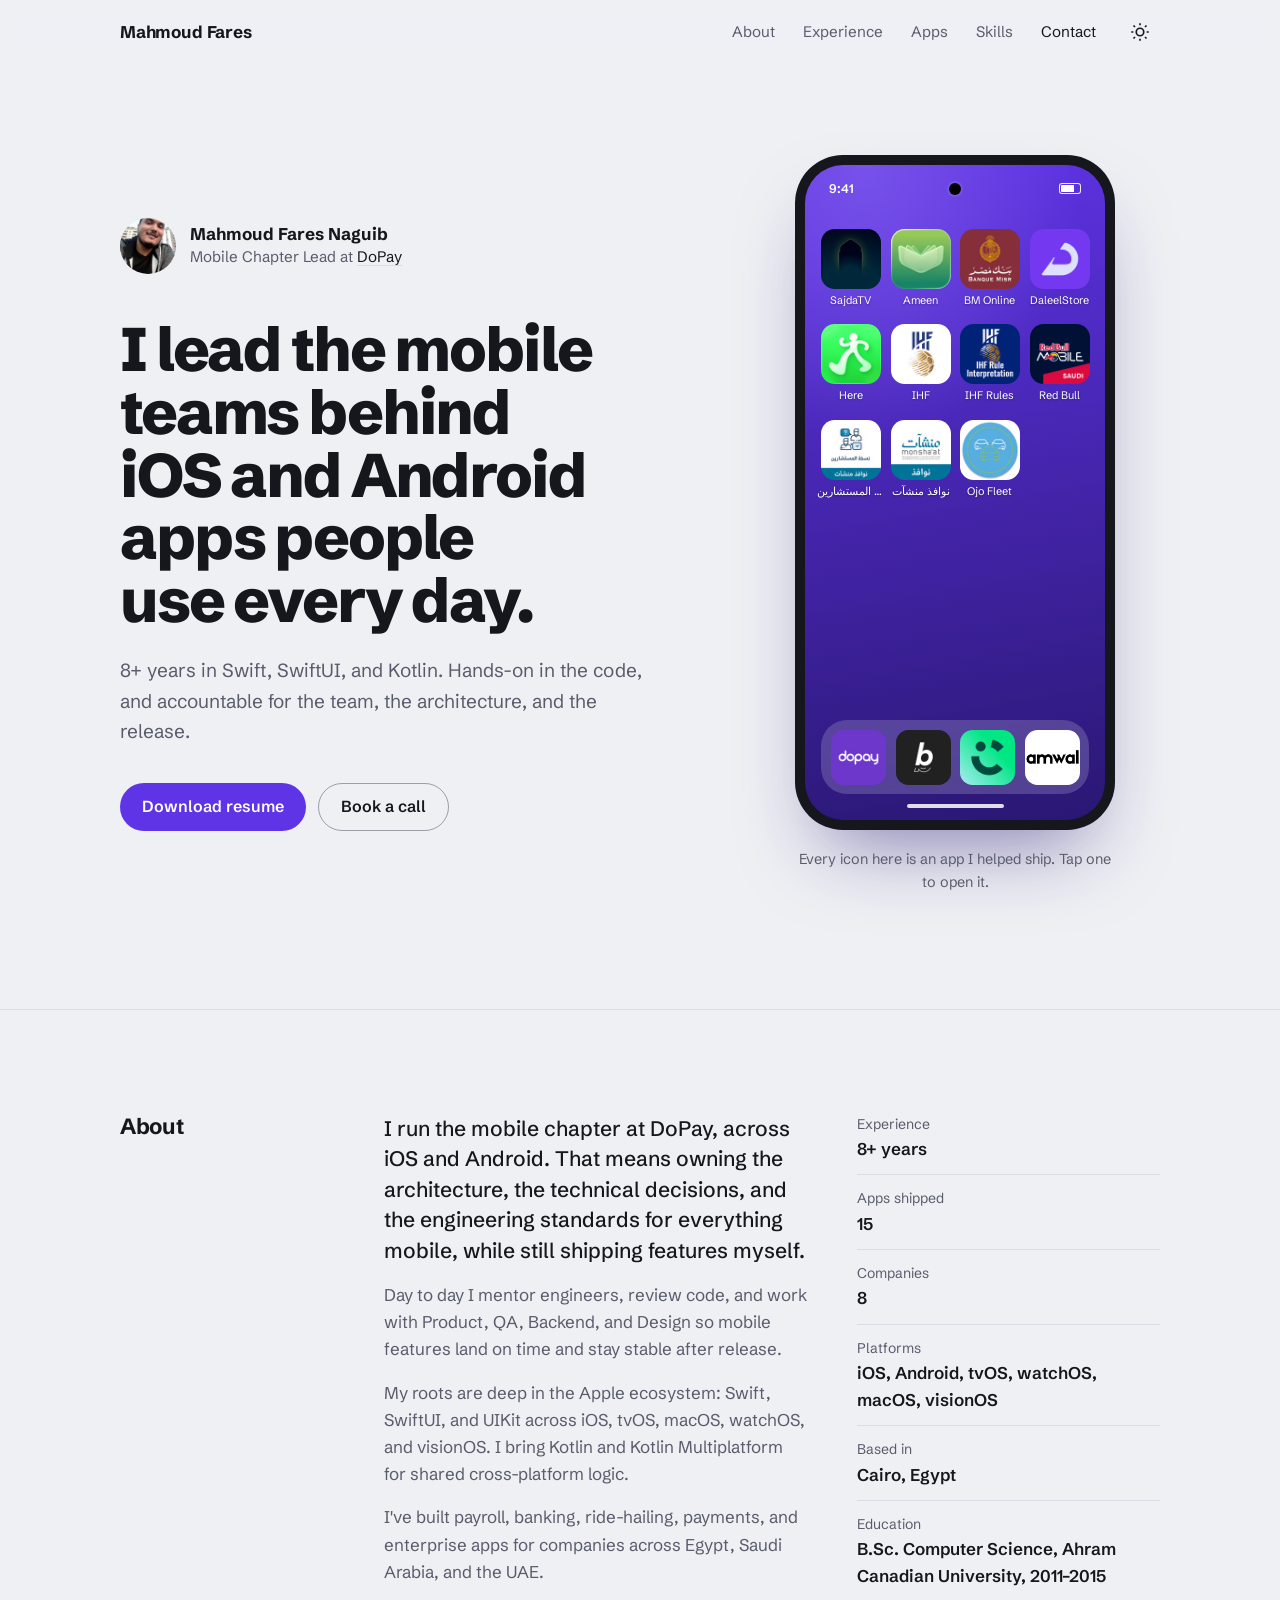
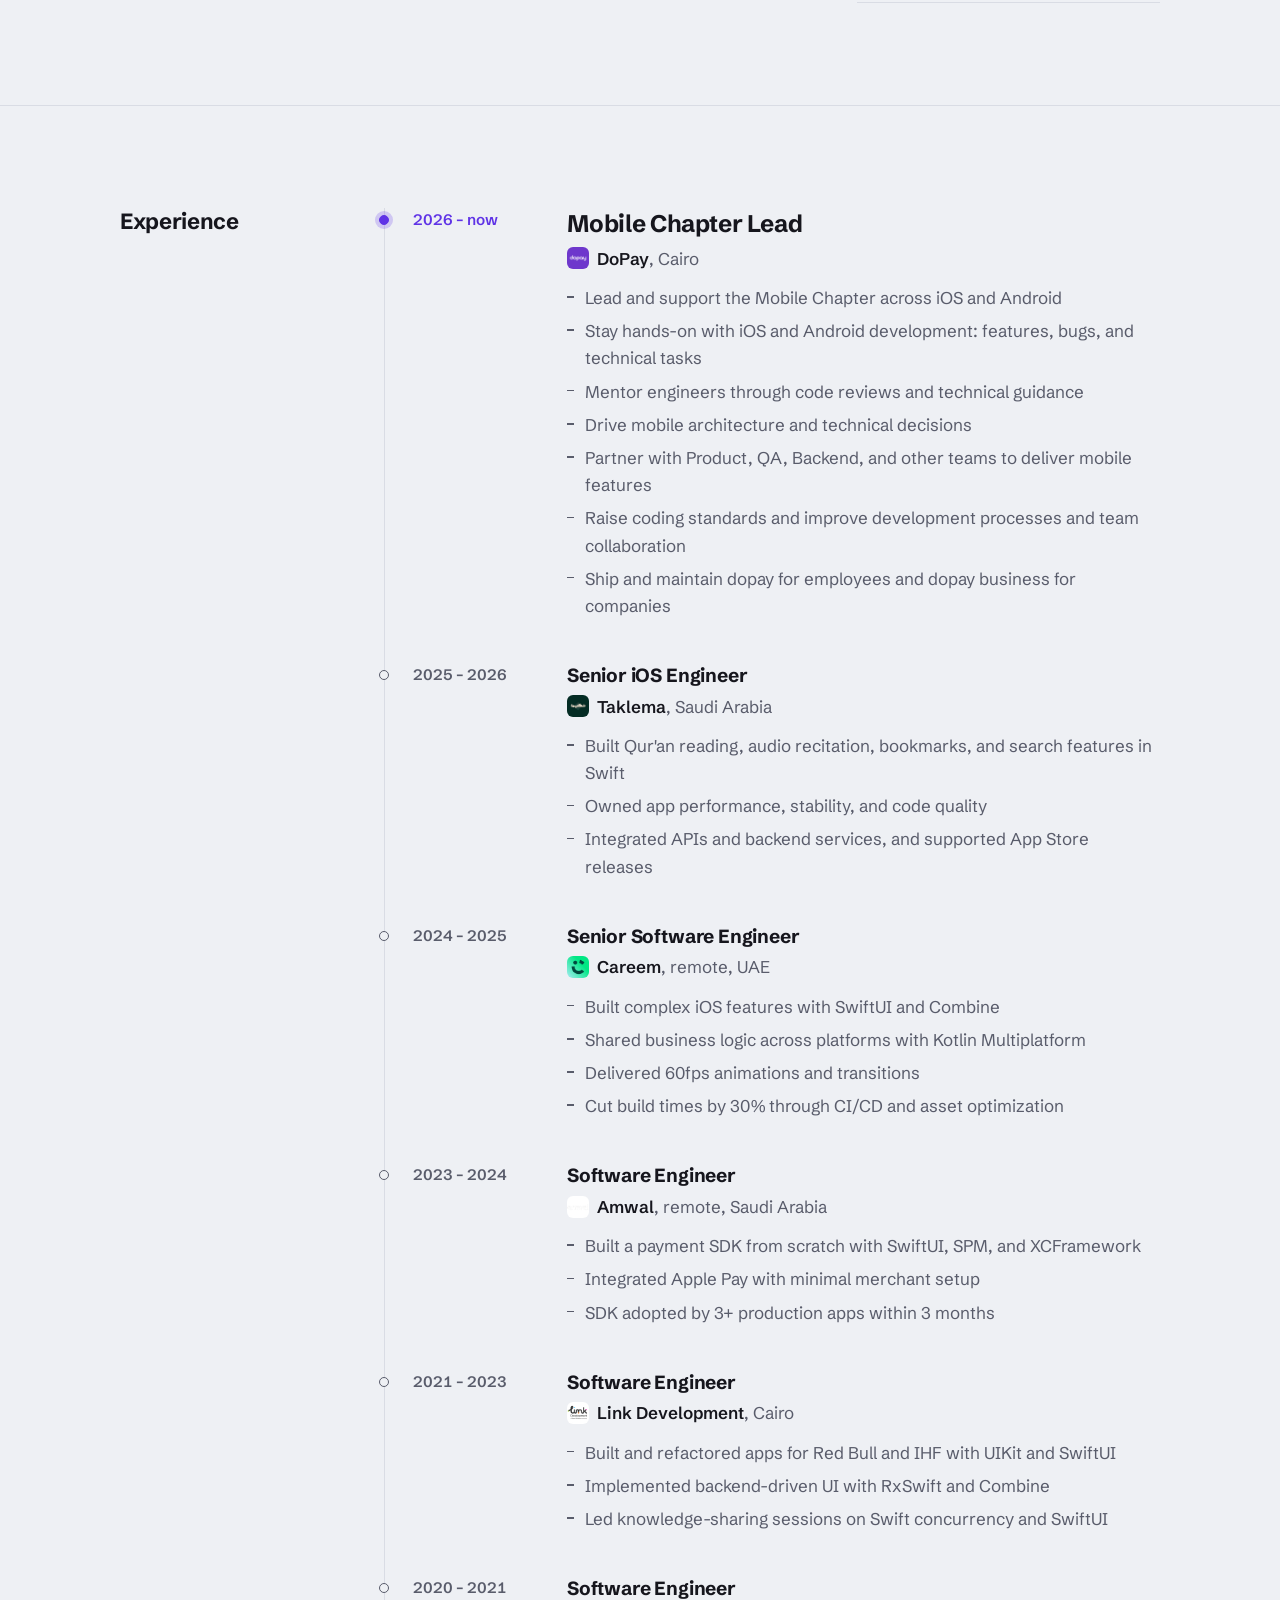
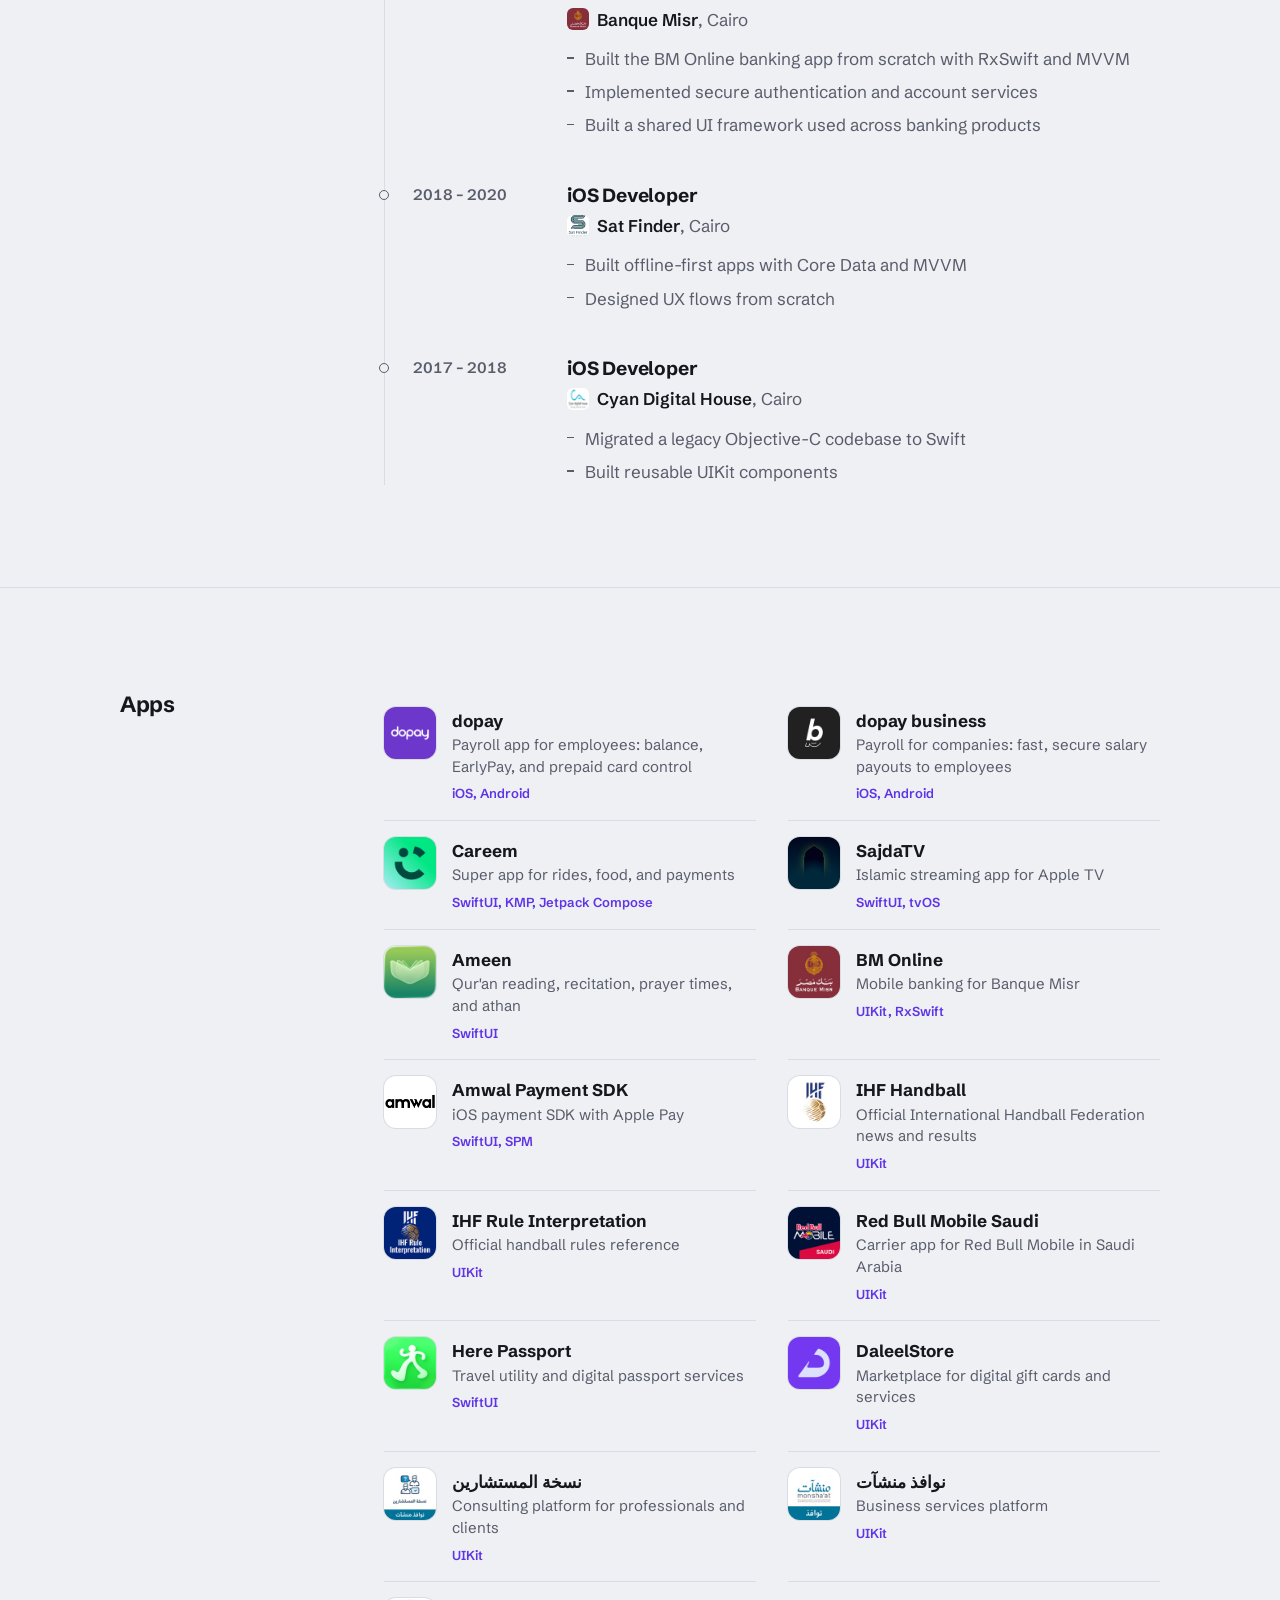
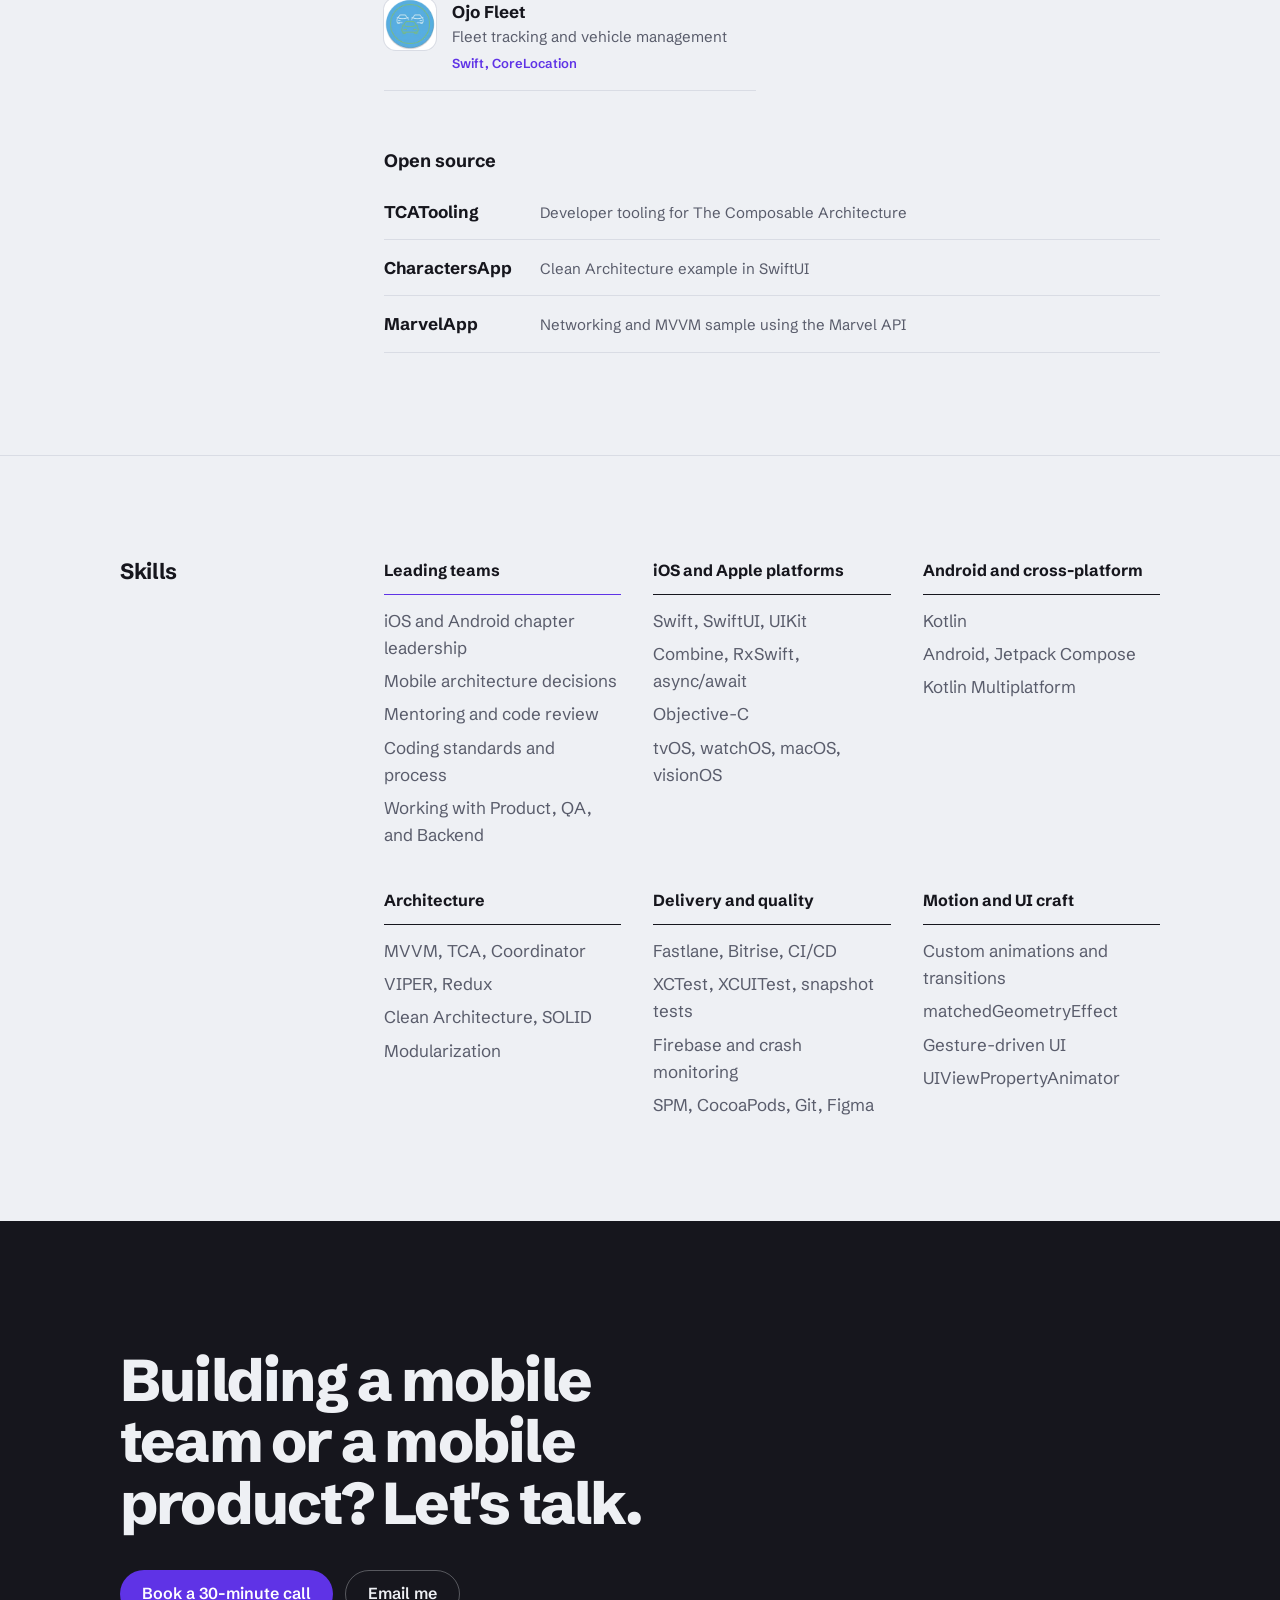
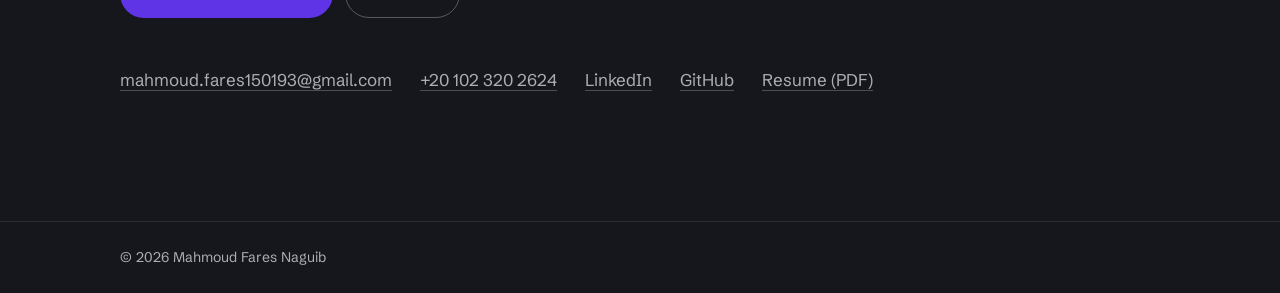
<file: index.html>
<!DOCTYPE html>
<html lang="en" data-theme="light">
<head>
  <meta charset="UTF-8">
  <meta name="viewport" content="width=device-width, initial-scale=1.0">
  <meta name="description" content="Mahmoud Fares Naguib - Mobile Chapter Lead leading iOS and Android teams, building high-performance mobile apps with scalable architecture and polished UI.">
  <meta property="og:title" content="Mahmoud Fares Naguib - Mobile Chapter Lead">
  <meta property="og:description" content="Mobile Chapter Lead with 8+ years of experience leading and building scalable, polished iOS and Android applications.">
  <meta property="og:url" content="https://mahmoudfares.is-a.dev/">
  <meta property="og:image" content="https://mahmoudfares.is-a.dev/img/og.jpg">
  <meta name="theme-color" content="#EEF0F4">
  <link rel="apple-touch-icon" href="img/apple-icon.png">
  <link rel="shortcut icon" type="image/png" href="img/favicon.png">
  <link rel="preconnect" href="https://fonts.googleapis.com">
  <link rel="preconnect" href="https://fonts.gstatic.com" crossorigin>
  <link href="https://fonts.googleapis.com/css2?family=Schibsted+Grotesk:wght@400;500;600;700;800&display=swap" rel="stylesheet">
  <script>
    try {
      var t = localStorage.getItem('theme') || (matchMedia('(prefers-color-scheme: dark)').matches ? 'dark' : 'light');
      document.documentElement.setAttribute('data-theme', t);
    } catch (e) {}
  </script>
  <link rel="stylesheet" href="style.css?v=4.4">
  <title>Mahmoud Fares Naguib - Mobile Chapter Lead</title>
</head>
<body>

  <a class="skip-link" href="#main">Skip to content</a>

  <header class="nav" id="nav">
    <div class="nav__inner">
      <a href="#top" class="nav__brand">Mahmoud Fares</a>
      <nav class="nav__links" aria-label="Sections">
        <a href="#about" class="nav__link">About</a>
        <a href="#experience" class="nav__link">Experience</a>
        <a href="#apps" class="nav__link">Apps</a>
        <a href="#skills" class="nav__link">Skills</a>
        <a href="#contact" class="nav__link">Contact</a>
      </nav>
      <div class="nav__actions">
        <button class="icon-btn" id="themeToggle" type="button" aria-label="Toggle dark mode">
          <svg class="icon-sun" viewBox="0 0 24 24" fill="none" stroke="currentColor" stroke-width="2" aria-hidden="true"><circle cx="12" cy="12" r="4.5"/><path d="M12 1.5v2.5M12 20v2.5M4.2 4.2l1.8 1.8M18 18l1.8 1.8M1.5 12H4M20 12h2.5M4.2 19.8 6 18M18 6l1.8-1.8"/></svg>
          <svg class="icon-moon" viewBox="0 0 24 24" fill="none" stroke="currentColor" stroke-width="2" aria-hidden="true"><path d="M21 12.79A9 9 0 1 1 11.21 3 7 7 0 0 0 21 12.79z"/></svg>
        </button>
        <button class="icon-btn nav__menu-btn" id="mobileToggle" type="button" aria-label="Open menu" aria-expanded="false" aria-controls="mobileMenu">
          <span></span><span></span>
        </button>
      </div>
    </div>
    <nav class="mobile-menu" id="mobileMenu" aria-label="Sections">
      <a href="#about">About</a>
      <a href="#experience">Experience</a>
      <a href="#apps">Apps</a>
      <a href="#skills">Skills</a>
      <a href="#contact">Contact</a>
    </nav>
  </header>

  <main id="main">

    <!-- Hero -->
    <section class="hero" id="top">
      <div class="wrap hero__grid">
        <div class="hero__copy">
          <div class="identity">
            <img src="img/avatar.jpg" alt="" class="identity__avatar" width="56" height="56">
            <div>
              <h1 class="identity__name">Mahmoud Fares Naguib</h1>
              <p class="identity__role">Mobile Chapter Lead at <a href="https://dopay.com" target="_blank" rel="noopener">DoPay</a></p>
            </div>
          </div>
          <p class="hero__statement">I lead the mobile teams behind iOS and Android apps people use every day.</p>
          <p class="hero__sub">8+ years in Swift, SwiftUI, and Kotlin. Hands-on in the code, and accountable for the team, the architecture, and the release.</p>
          <div class="hero__cta">
            <a href="files/Mahmoud_Fares_Naguib_Mobile_Lead.pdf" class="btn btn--primary" target="_blank" rel="noopener">Download resume</a>
            <a href="https://calendly.com/mahmoud-fariss9394/30min" class="btn btn--quiet" target="_blank" rel="noopener noreferrer">Book a call</a>
          </div>
        </div>

        <figure class="device">
          <div class="device__frame">
            <div class="device__screen">
              <div class="device__status" aria-hidden="true">
                <span>9:41</span>
                <span class="device__camera"></span>
                <span class="device__battery"></span>
              </div>
              <ul class="springboard">
                <li style="--i:0"><a href="https://apps.apple.com/app/sajdatv/id6759179587" target="_blank" rel="noopener noreferrer"><img src="img/apps/sajdatv.jpg" alt=""><span>SajdaTV</span></a></li>
                <li style="--i:1"><a href="https://apps.apple.com/tn/app/ameen-quran-athan-prayer/id6742055838" target="_blank" rel="noopener noreferrer"><img src="img/apps/ameen.jpg" alt=""><span>Ameen</span></a></li>
                <li style="--i:2"><a href="https://apps.apple.com/app/bm-online/id1462899730" target="_blank" rel="noopener noreferrer"><img src="img/apps/bm-online.jpg" alt=""><span>BM Online</span></a></li>
                <li style="--i:3"><a href="https://apps.apple.com/app/daleelstore/id1390260573" target="_blank" rel="noopener noreferrer"><img src="img/apps/daleelstore.jpg" alt=""><span>DaleelStore</span></a></li>
                <li style="--i:4"><a href="https://apps.apple.com/app/here-passport/id6517348112" target="_blank" rel="noopener noreferrer"><img src="img/apps/here-passport.jpg" alt=""><span>Here</span></a></li>
                <li style="--i:5"><a href="https://apps.apple.com/us/app/ihf-handball-news-results/id1488319896" target="_blank" rel="noopener noreferrer"><img src="img/apps/ihf.jpg" alt=""><span>IHF</span></a></li>
                <li style="--i:6"><a href="https://apps.apple.com/us/app/ihf-rule-interpretation/id1632201038" target="_blank" rel="noopener noreferrer"><img src="img/apps/ihf-rules.jpg" alt=""><span>IHF Rules</span></a></li>
                <li style="--i:7"><a href="https://apps.apple.com/us/app/red-bull-mobile-saudi/id1600014978" target="_blank" rel="noopener noreferrer"><img src="img/apps/redbull-mobile.jpg" alt=""><span>Red Bull</span></a></li>
                <li style="--i:8"><a href="https://apps.apple.com/app/id1490140841" target="_blank" rel="noopener noreferrer"><img src="img/apps/noskhat-almostasharin.jpg" alt=""><span lang="ar">نسخة المستشارين</span></a></li>
                <li style="--i:9"><a href="https://apps.apple.com/app/id1442601337" target="_blank" rel="noopener noreferrer"><img src="img/apps/nawafez-monshaat.jpg" alt=""><span lang="ar">نوافذ منشآت</span></a></li>
                <li style="--i:10"><a href="https://apkpure.com/ojo-fleet/com.sat_finder.ojofleet" target="_blank" rel="noopener noreferrer"><img src="img/apps/ojo-fleet.png" alt=""><span>Ojo Fleet</span></a></li>
              </ul>
              <ul class="dock">
                <li style="--i:11"><a href="https://apps.apple.com/eg/app/dopay/id6450250241" target="_blank" rel="noopener noreferrer" aria-label="dopay"><img src="img/apps/dopay.jpg" alt=""></a></li>
                <li style="--i:12"><a href="https://apps.apple.com/us/app/dopay-business/id6514314133" target="_blank" rel="noopener noreferrer" aria-label="dopay business"><img src="img/apps/dopay-business.jpg" alt=""></a></li>
                <li style="--i:13"><a href="https://apps.apple.com/app/careem/id592978487" target="_blank" rel="noopener noreferrer" aria-label="Careem"><img src="img/apps/careem.jpg" alt=""></a></li>
                <li style="--i:14"><a href="https://github.com/amwal-tech/amwal-ios-sdk" target="_blank" rel="noopener noreferrer" aria-label="Amwal Payment SDK"><img src="img/apps/amwal-sdk.png" alt=""></a></li>
              </ul>
              <span class="device__home" aria-hidden="true"></span>
            </div>
          </div>
          <figcaption>Every icon here is an app I helped ship. Tap one to open it.</figcaption>
        </figure>
      </div>
    </section>

    <!-- About -->
    <section class="section" id="about">
      <div class="wrap split">
        <h2 class="section__title">About</h2>
        <div class="about">
          <div class="prose">
            <p class="lead">I run the mobile chapter at DoPay, across iOS and Android. That means owning the architecture, the technical decisions, and the engineering standards for everything mobile, while still shipping features myself.</p>
            <p>Day to day I mentor engineers, review code, and work with Product, QA, Backend, and Design so mobile features land on time and stay stable after release.</p>
            <p>My roots are deep in the Apple ecosystem: Swift, SwiftUI, and UIKit across iOS, tvOS, macOS, watchOS, and visionOS. I bring Kotlin and Kotlin Multiplatform for shared cross-platform logic.</p>
            <p>I've built payroll, banking, ride-hailing, payments, and enterprise apps for companies across Egypt, Saudi Arabia, and the UAE.</p>
          </div>
          <dl class="facts">
            <div><dt>Experience</dt><dd>8+ years</dd></div>
            <div><dt>Apps shipped</dt><dd>15</dd></div>
            <div><dt>Companies</dt><dd>8</dd></div>
            <div><dt>Platforms</dt><dd>iOS, Android, tvOS, watchOS, macOS, visionOS</dd></div>
            <div><dt>Based in</dt><dd>Cairo, Egypt</dd></div>
            <div><dt>Education</dt><dd>B.Sc. Computer Science, Ahram Canadian University, 2011&ndash;2015</dd></div>
          </dl>
        </div>
      </div>
    </section>

    <!-- Experience -->
    <section class="section" id="experience">
      <div class="wrap split">
        <h2 class="section__title">Experience</h2>
        <ol class="roles">

          <li class="role role--current">
            <p class="role__when">2026 &ndash; now</p>
            <div class="role__body">
              <h3>Mobile Chapter Lead</h3>
              <p class="role__org"><img src="img/companies/dopay.png" alt="" width="22" height="22"><span><a href="https://dopay.com" target="_blank" rel="noopener">DoPay</a>, Cairo</span></p>
              <ul>
                <li>Lead and support the Mobile Chapter across iOS and Android</li>
                <li>Stay hands-on with iOS and Android development: features, bugs, and technical tasks</li>
                <li>Mentor engineers through code reviews and technical guidance</li>
                <li>Drive mobile architecture and technical decisions</li>
                <li>Partner with Product, QA, Backend, and other teams to deliver mobile features</li>
                <li>Raise coding standards and improve development processes and team collaboration</li>
                <li>Ship and maintain dopay for employees and dopay business for companies</li>
              </ul>
            </div>
          </li>

          <li class="role">
            <p class="role__when">2025 &ndash; 2026</p>
            <div class="role__body">
              <h3>Senior iOS Engineer</h3>
              <p class="role__org"><img src="img/companies/taklema.png" alt="" width="22" height="22"><span><a href="https://www.linkedin.com/company/%D8%AA%D9%83%D9%84%D9%8A%D9%85%D8%A7-taklema" target="_blank" rel="noopener">Taklema</a>, Saudi Arabia</span></p>
              <ul>
                <li>Built Qur'an reading, audio recitation, bookmarks, and search features in Swift</li>
                <li>Owned app performance, stability, and code quality</li>
                <li>Integrated APIs and backend services, and supported App Store releases</li>
              </ul>
            </div>
          </li>

          <li class="role">
            <p class="role__when">2024 &ndash; 2025</p>
            <div class="role__body">
              <h3>Senior Software Engineer</h3>
              <p class="role__org"><img src="img/companies/careem.jpg" alt="" width="22" height="22"><span><a href="https://www.careem.com" target="_blank" rel="noopener">Careem</a>, remote, UAE</span></p>
              <ul>
                <li>Built complex iOS features with SwiftUI and Combine</li>
                <li>Shared business logic across platforms with Kotlin Multiplatform</li>
                <li>Delivered 60fps animations and transitions</li>
                <li>Cut build times by 30% through CI/CD and asset optimization</li>
              </ul>
            </div>
          </li>

          <li class="role">
            <p class="role__when">2023 &ndash; 2024</p>
            <div class="role__body">
              <h3>Software Engineer</h3>
              <p class="role__org"><img src="img/companies/amwal.png" alt="" width="22" height="22"><span><a href="https://amwal.tech/en" target="_blank" rel="noopener">Amwal</a>, remote, Saudi Arabia</span></p>
              <ul>
                <li>Built a payment SDK from scratch with SwiftUI, SPM, and XCFramework</li>
                <li>Integrated Apple Pay with minimal merchant setup</li>
                <li>SDK adopted by 3+ production apps within 3 months</li>
              </ul>
            </div>
          </li>

          <li class="role">
            <p class="role__when">2021 &ndash; 2023</p>
            <div class="role__body">
              <h3>Software Engineer</h3>
              <p class="role__org"><img src="img/companies/linkdev.png" alt="" width="22" height="22"><span><a href="https://linkdevelopment.com" target="_blank" rel="noopener">Link Development</a>, Cairo</span></p>
              <ul>
                <li>Built and refactored apps for Red Bull and IHF with UIKit and SwiftUI</li>
                <li>Implemented backend-driven UI with RxSwift and Combine</li>
                <li>Led knowledge-sharing sessions on Swift concurrency and SwiftUI</li>
              </ul>
            </div>
          </li>

          <li class="role">
            <p class="role__when">2020 &ndash; 2021</p>
            <div class="role__body">
              <h3>Software Engineer</h3>
              <p class="role__org"><img src="img/companies/banquemisr.jpg" alt="" width="22" height="22"><span><a href="https://www.banquemisr.com" target="_blank" rel="noopener">Banque Misr</a>, Cairo</span></p>
              <ul>
                <li>Built the BM Online banking app from scratch with RxSwift and MVVM</li>
                <li>Implemented secure authentication and account services</li>
                <li>Built a shared UI framework used across banking products</li>
              </ul>
            </div>
          </li>

          <li class="role">
            <p class="role__when">2018 &ndash; 2020</p>
            <div class="role__body">
              <h3>iOS Developer</h3>
              <p class="role__org"><img src="img/companies/satfinder.png" alt="" width="22" height="22"><span><a href="https://www.sat-finder.com" target="_blank" rel="noopener">Sat Finder</a>, Cairo</span></p>
              <ul>
                <li>Built offline-first apps with Core Data and MVVM</li>
                <li>Designed UX flows from scratch</li>
              </ul>
            </div>
          </li>

          <li class="role">
            <p class="role__when">2017 &ndash; 2018</p>
            <div class="role__body">
              <h3>iOS Developer</h3>
              <p class="role__org"><img src="img/companies/cyandh.png" alt="" width="22" height="22"><span><a href="https://cyandh.com" target="_blank" rel="noopener">Cyan Digital House</a>, Cairo</span></p>
              <ul>
                <li>Migrated a legacy Objective-C codebase to Swift</li>
                <li>Built reusable UIKit components</li>
              </ul>
            </div>
          </li>

        </ol>
      </div>
    </section>

    <!-- Apps -->
    <section class="section" id="apps">
      <div class="wrap split">
        <h2 class="section__title">Apps</h2>
        <div>
          <ul class="apps">
            <li><a href="https://apps.apple.com/eg/app/dopay/id6450250241" target="_blank" rel="noopener noreferrer">
              <img src="img/apps/dopay.jpg" alt="" loading="lazy">
              <span class="apps__text"><strong>dopay</strong><span>Payroll app for employees: balance, EarlyPay, and prepaid card control</span></span>
              <span class="apps__stack">iOS, Android</span>
            </a></li>
            <li><a href="https://apps.apple.com/us/app/dopay-business/id6514314133" target="_blank" rel="noopener noreferrer">
              <img src="img/apps/dopay-business.jpg" alt="" loading="lazy">
              <span class="apps__text"><strong>dopay business</strong><span>Payroll for companies: fast, secure salary payouts to employees</span></span>
              <span class="apps__stack">iOS, Android</span>
            </a></li>
            <li><a href="https://apps.apple.com/app/careem/id592978487" target="_blank" rel="noopener noreferrer">
              <img src="img/apps/careem.jpg" alt="" loading="lazy">
              <span class="apps__text"><strong>Careem</strong><span>Super app for rides, food, and payments</span></span>
              <span class="apps__stack">SwiftUI, KMP, Jetpack Compose</span>
            </a></li>
            <li><a href="https://apps.apple.com/app/sajdatv/id6759179587" target="_blank" rel="noopener noreferrer">
              <img src="img/apps/sajdatv.jpg" alt="" loading="lazy">
              <span class="apps__text"><strong>SajdaTV</strong><span>Islamic streaming app for Apple TV</span></span>
              <span class="apps__stack">SwiftUI, tvOS</span>
            </a></li>
            <li><a href="https://apps.apple.com/tn/app/ameen-quran-athan-prayer/id6742055838" target="_blank" rel="noopener noreferrer">
              <img src="img/apps/ameen.jpg" alt="" loading="lazy">
              <span class="apps__text"><strong>Ameen</strong><span>Qur'an reading, recitation, prayer times, and athan</span></span>
              <span class="apps__stack">SwiftUI</span>
            </a></li>
            <li><a href="https://apps.apple.com/app/bm-online/id1462899730" target="_blank" rel="noopener noreferrer">
              <img src="img/apps/bm-online.jpg" alt="" loading="lazy">
              <span class="apps__text"><strong>BM Online</strong><span>Mobile banking for Banque Misr</span></span>
              <span class="apps__stack">UIKit, RxSwift</span>
            </a></li>
            <li><a href="https://github.com/amwal-tech/amwal-ios-sdk" target="_blank" rel="noopener noreferrer">
              <img src="img/apps/amwal-sdk.png" alt="" loading="lazy">
              <span class="apps__text"><strong>Amwal Payment SDK</strong><span>iOS payment SDK with Apple Pay</span></span>
              <span class="apps__stack">SwiftUI, SPM</span>
            </a></li>
            <li><a href="https://apps.apple.com/us/app/ihf-handball-news-results/id1488319896" target="_blank" rel="noopener noreferrer">
              <img src="img/apps/ihf.jpg" alt="" loading="lazy">
              <span class="apps__text"><strong>IHF Handball</strong><span>Official International Handball Federation news and results</span></span>
              <span class="apps__stack">UIKit</span>
            </a></li>
            <li><a href="https://apps.apple.com/us/app/ihf-rule-interpretation/id1632201038" target="_blank" rel="noopener noreferrer">
              <img src="img/apps/ihf-rules.jpg" alt="" loading="lazy">
              <span class="apps__text"><strong>IHF Rule Interpretation</strong><span>Official handball rules reference</span></span>
              <span class="apps__stack">UIKit</span>
            </a></li>
            <li><a href="https://apps.apple.com/us/app/red-bull-mobile-saudi/id1600014978" target="_blank" rel="noopener noreferrer">
              <img src="img/apps/redbull-mobile.jpg" alt="" loading="lazy">
              <span class="apps__text"><strong>Red Bull Mobile Saudi</strong><span>Carrier app for Red Bull Mobile in Saudi Arabia</span></span>
              <span class="apps__stack">UIKit</span>
            </a></li>
            <li><a href="https://apps.apple.com/app/here-passport/id6517348112" target="_blank" rel="noopener noreferrer">
              <img src="img/apps/here-passport.jpg" alt="" loading="lazy">
              <span class="apps__text"><strong>Here Passport</strong><span>Travel utility and digital passport services</span></span>
              <span class="apps__stack">SwiftUI</span>
            </a></li>
            <li><a href="https://apps.apple.com/app/daleelstore/id1390260573" target="_blank" rel="noopener noreferrer">
              <img src="img/apps/daleelstore.jpg" alt="" loading="lazy">
              <span class="apps__text"><strong>DaleelStore</strong><span>Marketplace for digital gift cards and services</span></span>
              <span class="apps__stack">UIKit</span>
            </a></li>
            <li><a href="https://apps.apple.com/app/id1490140841" target="_blank" rel="noopener noreferrer">
              <img src="img/apps/noskhat-almostasharin.jpg" alt="" loading="lazy">
              <span class="apps__text"><strong lang="ar">نسخة المستشارين</strong><span>Consulting platform for professionals and clients</span></span>
              <span class="apps__stack">UIKit</span>
            </a></li>
            <li><a href="https://apps.apple.com/app/id1442601337" target="_blank" rel="noopener noreferrer">
              <img src="img/apps/nawafez-monshaat.jpg" alt="" loading="lazy">
              <span class="apps__text"><strong lang="ar">نوافذ منشآت</strong><span>Business services platform</span></span>
              <span class="apps__stack">UIKit</span>
            </a></li>
            <li><a href="https://apkpure.com/ojo-fleet/com.sat_finder.ojofleet" target="_blank" rel="noopener noreferrer">
              <img src="img/apps/ojo-fleet.png" alt="" loading="lazy">
              <span class="apps__text"><strong>Ojo Fleet</strong><span>Fleet tracking and vehicle management</span></span>
              <span class="apps__stack">Swift, CoreLocation</span>
            </a></li>
          </ul>

          <h3 class="subhead">Open source</h3>
          <ul class="repos">
            <li><a href="https://github.com/knight6700/TCATooling" target="_blank" rel="noopener noreferrer"><strong>TCATooling</strong><span>Developer tooling for The Composable Architecture</span></a></li>
            <li><a href="https://github.com/knight6700/CharactersApp" target="_blank" rel="noopener noreferrer"><strong>CharactersApp</strong><span>Clean Architecture example in SwiftUI</span></a></li>
            <li><a href="https://github.com/knight6700/MarvelApp" target="_blank" rel="noopener noreferrer"><strong>MarvelApp</strong><span>Networking and MVVM sample using the Marvel API</span></a></li>
          </ul>
        </div>
      </div>
    </section>

    <!-- Skills -->
    <section class="section" id="skills">
      <div class="wrap split">
        <h2 class="section__title">Skills</h2>
        <div class="skills">
          <div>
            <h3>Leading teams</h3>
            <ul>
              <li>iOS and Android chapter leadership</li>
              <li>Mobile architecture decisions</li>
              <li>Mentoring and code review</li>
              <li>Coding standards and process</li>
              <li>Working with Product, QA, and Backend</li>
            </ul>
          </div>
          <div>
            <h3>iOS and Apple platforms</h3>
            <ul>
              <li>Swift, SwiftUI, UIKit</li>
              <li>Combine, RxSwift, async/await</li>
              <li>Objective-C</li>
              <li>tvOS, watchOS, macOS, visionOS</li>
            </ul>
          </div>
          <div>
            <h3>Android and cross-platform</h3>
            <ul>
              <li>Kotlin</li>
              <li>Android, Jetpack Compose</li>
              <li>Kotlin Multiplatform</li>
            </ul>
          </div>
          <div>
            <h3>Architecture</h3>
            <ul>
              <li>MVVM, TCA, Coordinator</li>
              <li>VIPER, Redux</li>
              <li>Clean Architecture, SOLID</li>
              <li>Modularization</li>
            </ul>
          </div>
          <div>
            <h3>Delivery and quality</h3>
            <ul>
              <li>Fastlane, Bitrise, CI/CD</li>
              <li>XCTest, XCUITest, snapshot tests</li>
              <li>Firebase and crash monitoring</li>
              <li>SPM, CocoaPods, Git, Figma</li>
            </ul>
          </div>
          <div>
            <h3>Motion and UI craft</h3>
            <ul>
              <li>Custom animations and transitions</li>
              <li>matchedGeometryEffect</li>
              <li>Gesture-driven UI</li>
              <li>UIViewPropertyAnimator</li>
            </ul>
          </div>
        </div>
      </div>
    </section>

    <!-- Contact -->
    <section class="contact" id="contact">
      <div class="wrap">
        <h2 class="contact__title">Building a mobile team or a mobile product? Let's talk.</h2>
        <div class="contact__cta">
          <a href="https://calendly.com/mahmoud-fariss9394/30min" class="btn btn--primary" target="_blank" rel="noopener noreferrer">Book a 30-minute call</a>
          <a href="mailto:mahmoud.fares150193@gmail.com" class="btn btn--quiet">Email me</a>
        </div>
        <ul class="contact__links">
          <li><a href="mailto:mahmoud.fares150193@gmail.com">mahmoud.fares150193@gmail.com</a></li>
          <li><a href="tel:+201023202624">+20 102 320 2624</a></li>
          <li><a href="https://www.linkedin.com/in/mahmoud-fariss-712667154/" target="_blank" rel="noopener noreferrer">LinkedIn</a></li>
          <li><a href="https://github.com/knight6700" target="_blank" rel="noopener noreferrer">GitHub</a></li>
          <li><a href="files/Mahmoud_Fares_Naguib_Mobile_Lead.pdf" target="_blank" rel="noopener">Resume (PDF)</a></li>
        </ul>
      </div>
    </section>

  </main>

  <footer class="footer">
    <div class="wrap">
      <p>&copy; <span id="year">2026</span> Mahmoud Fares Naguib</p>
    </div>
  </footer>

  <script src="script.js?v=4.4"></script>
</body>
</html>
</file>
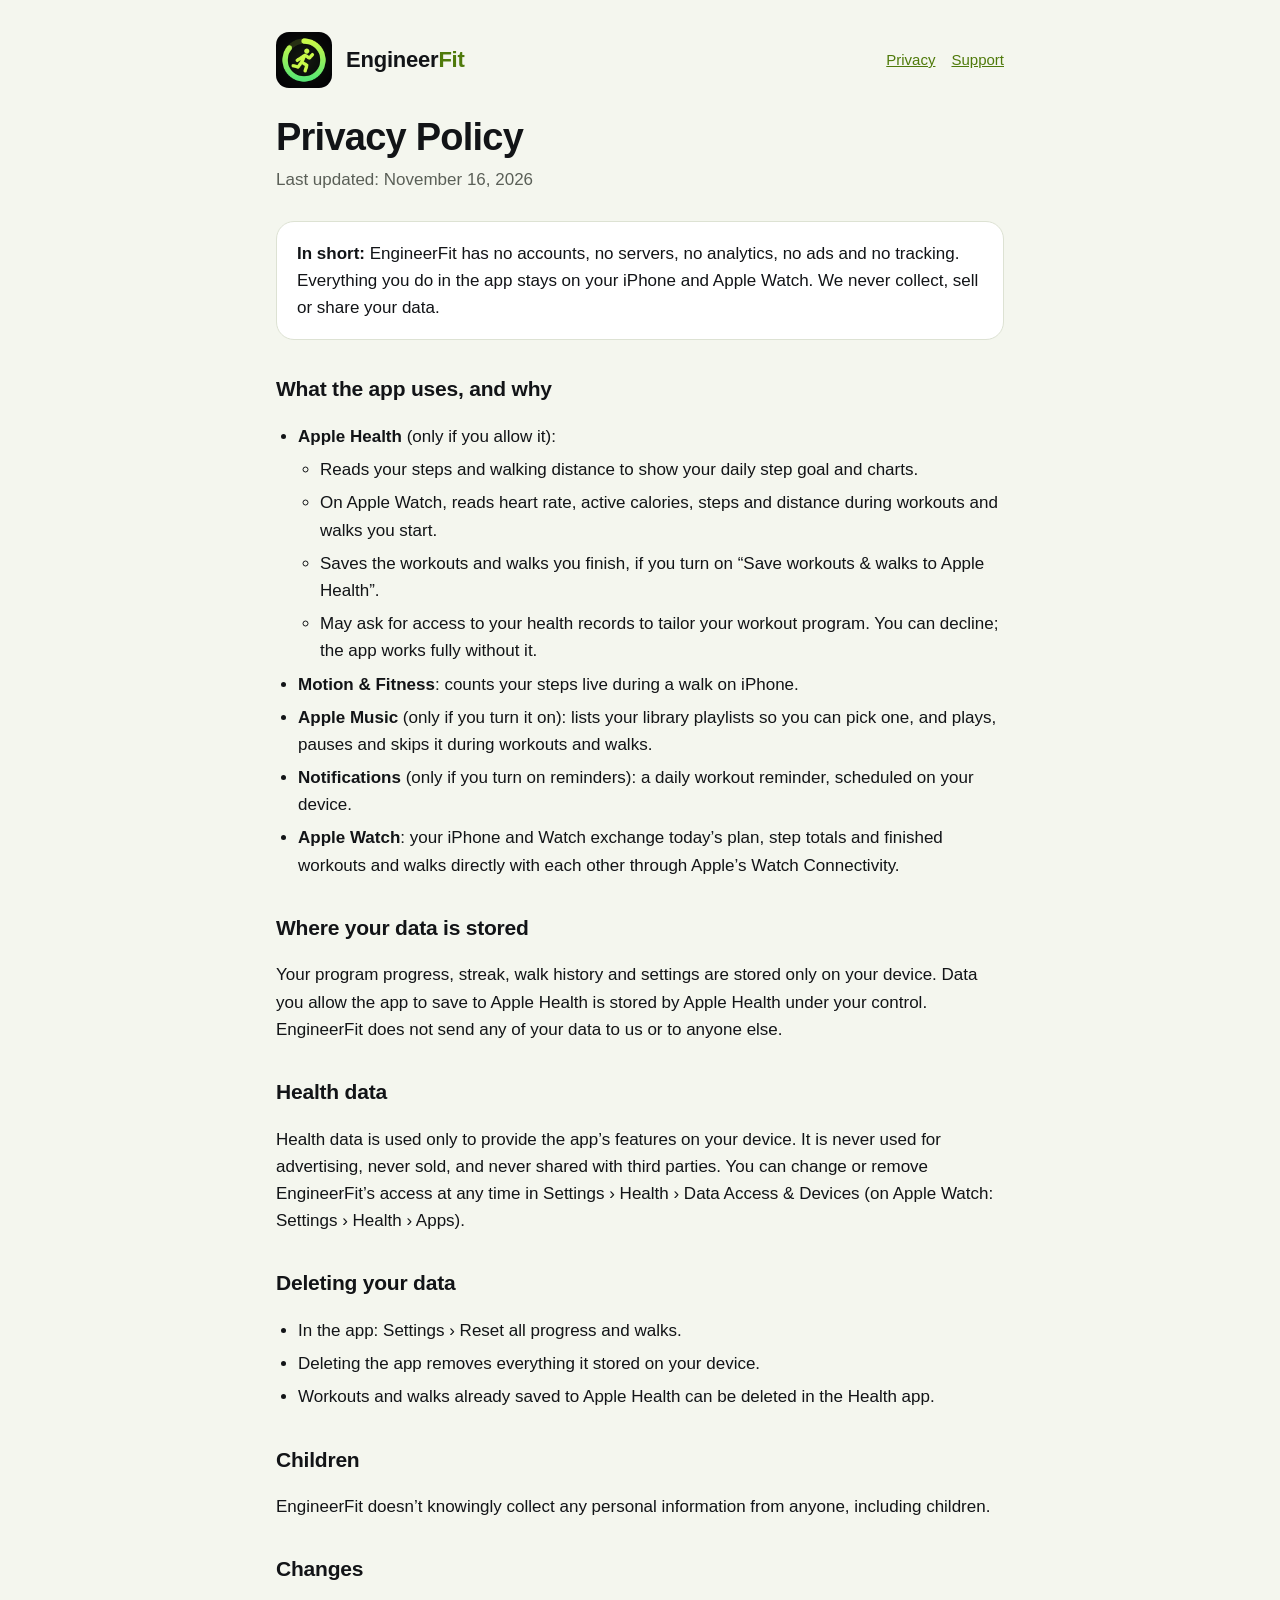
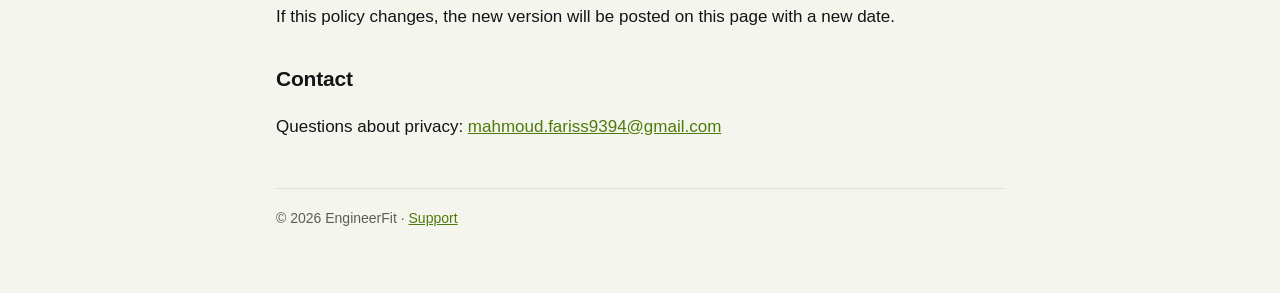
<file: engineerfit/privacy.html>
<!DOCTYPE html>
<html lang="en">
<head>
  <meta charset="UTF-8">
  <meta name="viewport" content="width=device-width, initial-scale=1.0">
  <meta name="color-scheme" content="light dark">
  <link rel="icon" type="image/png" href="icon.png">
  <link rel="apple-touch-icon" href="icon.png">
  <link rel="stylesheet" href="style.css">
  <meta name="description" content="EngineerFit privacy policy: your workouts, steps and health data stay on your devices.">
  <title>EngineerFit Privacy Policy</title>
</head>
<body>
  <main class="wrap">
  <header>
    <img src="icon.png" alt="EngineerFit app icon">
    <div class="name">Engineer<span>Fit</span></div>
    <nav><a href="privacy.html">Privacy</a><a href="support.html">Support</a></nav>
  </header>
  <h1>Privacy Policy</h1>
  <p class="updated">Last updated: November 16, 2026</p>

  <div class="card">
    <strong>In short:</strong> EngineerFit has no accounts, no servers, no analytics, no ads and no tracking.
    Everything you do in the app stays on your iPhone and Apple Watch. We never collect, sell or share your data.
  </div>

  <h2>What the app uses, and why</h2>
  <ul>
    <li><strong>Apple Health</strong> (only if you allow it):
      <ul>
        <li>Reads your steps and walking distance to show your daily step goal and charts.</li>
        <li>On Apple Watch, reads heart rate, active calories, steps and distance during workouts and walks you start.</li>
        <li>Saves the workouts and walks you finish, if you turn on “Save workouts &amp; walks to Apple Health”.</li>
        <li>May ask for access to your health records to tailor your workout program. You can decline; the app works fully without it.</li>
      </ul>
    </li>
    <li><strong>Motion &amp; Fitness</strong>: counts your steps live during a walk on iPhone.</li>
    <li><strong>Apple Music</strong> (only if you turn it on): lists your library playlists so you can pick one, and plays, pauses and skips it during workouts and walks.</li>
    <li><strong>Notifications</strong> (only if you turn on reminders): a daily workout reminder, scheduled on your device.</li>
    <li><strong>Apple Watch</strong>: your iPhone and Watch exchange today’s plan, step totals and finished workouts and walks directly with each other through Apple’s Watch Connectivity.</li>
  </ul>

  <h2>Where your data is stored</h2>
  <p>Your program progress, streak, walk history and settings are stored only on your device. Data you allow the app
  to save to Apple Health is stored by Apple Health under your control. EngineerFit does not send any of your data to
  us or to anyone else.</p>

  <h2>Health data</h2>
  <p>Health data is used only to provide the app’s features on your device. It is never used for advertising, never
  sold, and never shared with third parties. You can change or remove EngineerFit’s access at any time in
  Settings › Health › Data Access &amp; Devices (on Apple Watch: Settings › Health › Apps).</p>

  <h2>Deleting your data</h2>
  <ul>
    <li>In the app: Settings › Reset all progress and walks.</li>
    <li>Deleting the app removes everything it stored on your device.</li>
    <li>Workouts and walks already saved to Apple Health can be deleted in the Health app.</li>
  </ul>

  <h2>Children</h2>
  <p>EngineerFit doesn’t knowingly collect any personal information from anyone, including children.</p>

  <h2>Changes</h2>
  <p>If this policy changes, the new version will be posted on this page with a new date.</p>

  <h2>Contact</h2>
  <p>Questions about privacy: <a href="mailto:mahmoud.fariss9394@gmail.com">mahmoud.fariss9394@gmail.com</a></p>

  <footer>© 2026 EngineerFit · <a href="support.html">Support</a></footer>
  </main>
</body>
</html>
</file>
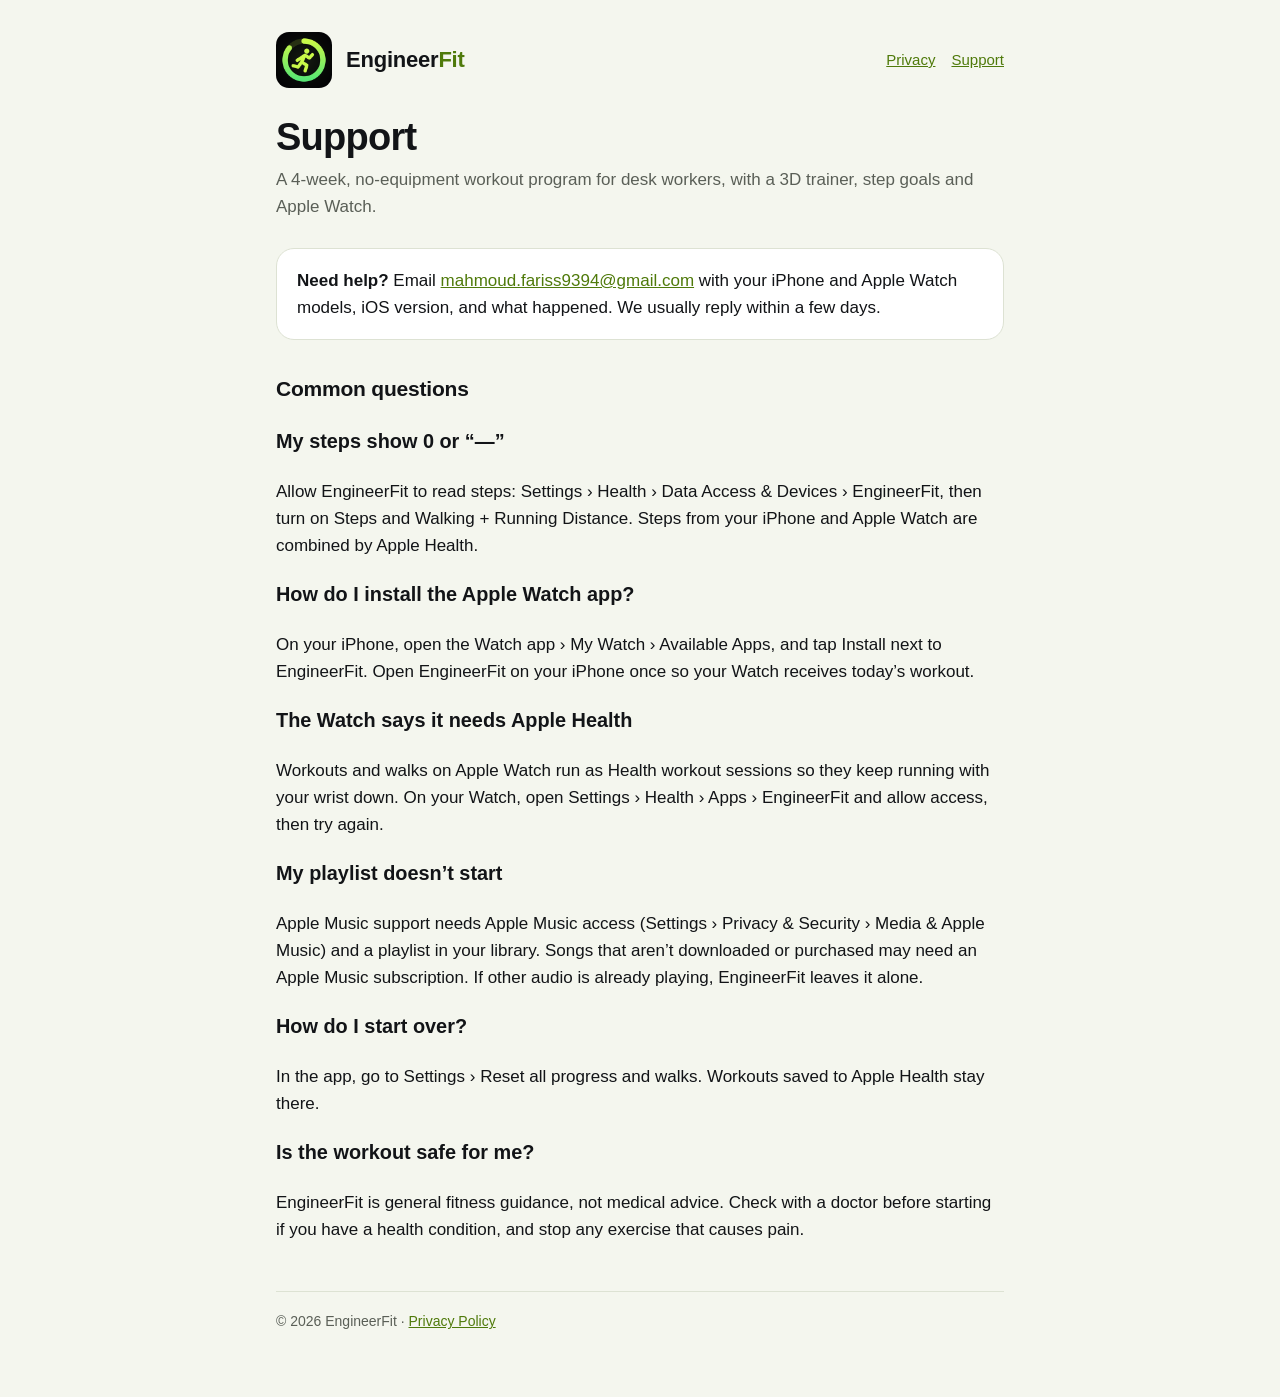
<file: engineerfit/support.html>
<!DOCTYPE html>
<html lang="en">
<head>
  <meta charset="UTF-8">
  <meta name="viewport" content="width=device-width, initial-scale=1.0">
  <meta name="color-scheme" content="light dark">
  <link rel="icon" type="image/png" href="icon.png">
  <link rel="apple-touch-icon" href="icon.png">
  <link rel="stylesheet" href="style.css">
  <meta name="description" content="EngineerFit support: help with workouts, Apple Health, Apple Watch and Apple Music.">
  <title>EngineerFit Support</title>
</head>
<body>
  <main class="wrap">
  <header>
    <img src="icon.png" alt="EngineerFit app icon">
    <div class="name">Engineer<span>Fit</span></div>
    <nav><a href="privacy.html">Privacy</a><a href="support.html">Support</a></nav>
  </header>
  <h1>Support</h1>
  <p class="updated">A 4-week, no-equipment workout program for desk workers, with a 3D trainer, step goals and Apple Watch.</p>

  <div class="card">
    <strong>Need help?</strong> Email <a href="mailto:mahmoud.fariss9394@gmail.com">mahmoud.fariss9394@gmail.com</a>
    with your iPhone and Apple Watch models, iOS version, and what happened. We usually reply within a few days.
  </div>

  <h2>Common questions</h2>
  <h3>My steps show 0 or “—”</h3>
  <p>Allow EngineerFit to read steps: Settings › Health › Data Access &amp; Devices › EngineerFit, then turn on Steps
  and Walking + Running Distance. Steps from your iPhone and Apple Watch are combined by Apple Health.</p>

  <h3>How do I install the Apple Watch app?</h3>
  <p>On your iPhone, open the Watch app › My Watch › Available Apps, and tap Install next to EngineerFit. Open
  EngineerFit on your iPhone once so your Watch receives today’s workout.</p>

  <h3>The Watch says it needs Apple Health</h3>
  <p>Workouts and walks on Apple Watch run as Health workout sessions so they keep running with your wrist down. On your
  Watch, open Settings › Health › Apps › EngineerFit and allow access, then try again.</p>

  <h3>My playlist doesn’t start</h3>
  <p>Apple Music support needs Apple Music access (Settings › Privacy &amp; Security › Media &amp; Apple Music) and a
  playlist in your library. Songs that aren’t downloaded or purchased may need an Apple Music subscription. If other
  audio is already playing, EngineerFit leaves it alone.</p>

  <h3>How do I start over?</h3>
  <p>In the app, go to Settings › Reset all progress and walks. Workouts saved to Apple Health stay there.</p>

  <h3>Is the workout safe for me?</h3>
  <p>EngineerFit is general fitness guidance, not medical advice. Check with a doctor before starting if you have a
  health condition, and stop any exercise that causes pain.</p>

  <footer>© 2026 EngineerFit · <a href="privacy.html">Privacy Policy</a></footer>
  </main>
</body>
</html>
</file>
<file: style.css>
/* ==========================================================
   Mahmoud Fares Naguib — portfolio
   One bold element (the springboard of shipped apps), the rest quiet.
   ========================================================== */

:root {
  --mist: #EEF0F4;
  --paper: #FFFFFF;
  --ink: #16161D;
  --slate: #595C6B;
  --iris: #5F33E6;
  --iris-ink: #FFFFFF;
  --rule: #D9DCE4;
  --wallpaper-a: #5F33E6;
  --wallpaper-b: #2A1773;

  --font: 'Schibsted Grotesk', -apple-system, BlinkMacSystemFont, 'Segoe UI', Roboto, sans-serif;
  --wrap: 1120px;
  --gutter: clamp(16px, 4vw, 40px);
  --ease: cubic-bezier(.2, .8, .2, 1);
}

[data-theme="dark"] {
  --mist: #0F0F15;
  --paper: #191921;
  --ink: #EDEDF3;
  --slate: #9C9EAD;
  --iris: #9B85FF;
  --iris-ink: #0F0F15;
  --rule: #2A2A35;
  --wallpaper-a: #4A28C2;
  --wallpaper-b: #160C40;
  color-scheme: dark;
}

/* ---------- Base ---------- */
*, *::before, *::after { box-sizing: border-box; margin: 0; padding: 0; }

html {
  scroll-behavior: smooth;
  -webkit-text-size-adjust: 100%;
}

body {
  font-family: var(--font);
  font-size: 1.0625rem;
  line-height: 1.6;
  color: var(--ink);
  background: var(--mist);
  -webkit-font-smoothing: antialiased;
  -moz-osx-font-smoothing: grayscale;
}

img { display: block; max-width: 100%; }
a { color: inherit; text-decoration: none; }
ul, ol { list-style: none; }

:focus-visible {
  outline: 2px solid var(--iris);
  outline-offset: 3px;
  border-radius: 4px;
}

section[id] { scroll-margin-top: 72px; }

.wrap {
  max-width: var(--wrap);
  margin: 0 auto;
  padding: 0 var(--gutter);
}

.skip-link {
  position: absolute;
  left: 16px;
  top: -48px;
  z-index: 200;
  padding: 10px 16px;
  background: var(--ink);
  color: var(--mist);
  border-radius: 8px;
}
.skip-link:focus { top: 12px; }

/* ---------- Buttons ---------- */
.btn {
  display: inline-flex;
  align-items: center;
  justify-content: center;
  min-height: 48px;
  padding: 0 22px;
  border-radius: 999px;
  font-weight: 600;
  font-size: 1rem;
  transition: background-color .2s var(--ease), color .2s var(--ease), border-color .2s var(--ease);
}
.btn--primary { background: var(--iris); color: var(--iris-ink); }
.btn--primary:hover { background: var(--ink); color: var(--mist); }
.btn--quiet { border: 1.5px solid var(--slate); border-color: color-mix(in srgb, var(--slate) 55%, transparent); color: var(--ink); }
.btn--quiet:hover { border-color: var(--ink); }

.icon-btn {
  display: grid;
  place-items: center;
  width: 40px;
  height: 40px;
  border: 0;
  border-radius: 50%;
  background: transparent;
  color: var(--ink);
  cursor: pointer;
}
.icon-btn:hover { background: var(--rule); }
.icon-btn svg { width: 20px; height: 20px; }
.icon-moon { display: none; }
[data-theme="dark"] .icon-sun { display: none; }
[data-theme="dark"] .icon-moon { display: block; }

/* ---------- Nav ---------- */
.nav {
  position: sticky;
  top: 0;
  z-index: 100;
  background: var(--mist);
  background: color-mix(in srgb, var(--mist) 82%, transparent);
  -webkit-backdrop-filter: saturate(160%) blur(16px);
  backdrop-filter: saturate(160%) blur(16px);
  border-bottom: 1px solid transparent;
  transition: border-color .2s var(--ease);
}
.nav.is-scrolled { border-bottom-color: var(--rule); }

.nav__inner {
  max-width: var(--wrap);
  margin: 0 auto;
  padding: 0 var(--gutter);
  height: 64px;
  display: flex;
  align-items: center;
  gap: 24px;
}
.nav__brand { font-weight: 700; letter-spacing: -0.01em; }
.nav__links { display: flex; gap: 28px; margin-left: auto; }
.nav__link { font-size: .95rem; color: var(--slate); transition: color .2s var(--ease); }
.nav__link:hover, .nav__link.is-active { color: var(--ink); }
.nav__actions { display: flex; gap: 4px; }

.nav__menu-btn { display: none; flex-direction: column; align-items: center; justify-content: center; gap: 6px; }
.nav__menu-btn span {
  display: block;
  width: 18px;
  height: 2px;
  background: currentColor;
  border-radius: 2px;
  transition: transform .25s var(--ease);
}
.nav__menu-btn[aria-expanded="true"] span:first-child { transform: translateY(4px) rotate(45deg); }
.nav__menu-btn[aria-expanded="true"] span:last-child { transform: translateY(-4px) rotate(-45deg); }

.mobile-menu {
  display: none;
  flex-direction: column;
  padding: 8px var(--gutter) 20px;
  border-top: 1px solid var(--rule);
}
.mobile-menu a {
  padding: 14px 0;
  font-size: 1.25rem;
  font-weight: 600;
  border-bottom: 1px solid var(--rule);
}

/* ---------- Hero ---------- */
.hero { padding: clamp(40px, 7vw, 96px) 0 clamp(64px, 9vw, 120px); }

.hero__grid {
  display: grid;
  grid-template-columns: minmax(0, 1.15fr) minmax(0, .85fr);
  gap: clamp(40px, 6vw, 88px);
  align-items: center;
}

.identity { display: flex; align-items: center; gap: 14px; }
.identity__avatar { width: 56px; height: 56px; border-radius: 50%; object-fit: cover; }
.identity__name { font-size: 1.0625rem; font-weight: 700; line-height: 1.3; }
.identity__role { font-size: .95rem; color: var(--slate); }
.identity__role a { color: var(--ink); text-decoration: underline; text-decoration-color: var(--rule); text-underline-offset: 3px; }
.identity__role a:hover { text-decoration-color: var(--iris); }

.hero__statement {
  margin-top: clamp(28px, 4vw, 44px);
  font-size: clamp(2.4rem, 4.8vw, 4rem);
  font-weight: 800;
  line-height: 1.02;
  letter-spacing: -0.035em;
  max-width: 15ch;
  text-wrap: balance;
}

.hero__sub {
  margin-top: 24px;
  max-width: 44ch;
  font-size: 1.1875rem;
  color: var(--slate);
}

.hero__cta { display: flex; flex-wrap: wrap; gap: 12px; margin-top: 36px; }

/* ---------- Device + springboard ---------- */
.device { justify-self: center; width: min(320px, 100%); }

.device__frame {
  aspect-ratio: 9 / 19;
  padding: 10px;
  border-radius: 48px;
  background: var(--ink);
  box-shadow: 0 40px 80px -30px color-mix(in srgb, var(--wallpaper-b) 55%, transparent);
}

.device__screen {
  position: relative;
  height: 100%;
  display: flex;
  flex-direction: column;
  border-radius: 38px;
  overflow: hidden;
  padding: 14px 16px 12px;
  background:
    radial-gradient(120% 70% at 20% 0%, color-mix(in srgb, var(--wallpaper-a) 85%, #fff) 0%, transparent 60%),
    linear-gradient(170deg, var(--wallpaper-a) 0%, var(--wallpaper-b) 100%);
  color: #fff;
}

.device__status {
  display: grid;
  grid-template-columns: 1fr auto 1fr;
  align-items: center;
  font-size: .78rem;
  font-weight: 600;
  padding: 0 8px;
}
.device__camera { width: 12px; height: 12px; border-radius: 50%; background: #000; box-shadow: 0 0 0 2px rgba(255,255,255,.08); }
.device__battery {
  justify-self: end;
  width: 22px;
  height: 11px;
  border: 1.5px solid rgba(255,255,255,.9);
  border-radius: 3px;
  background: linear-gradient(90deg, #fff 70%, transparent 70%) content-box;
  padding: 1px;
}

.springboard {
  display: grid;
  /* minmax(0, …): long labels must not widen a column; all 4 stay equal. */
  grid-template-columns: repeat(4, minmax(0, 1fr));
  gap: 18px 10px;
  margin-top: 30px;
}

.springboard li, .dock li { min-width: 0; }

.springboard a, .dock a {
  min-width: 0;
  display: flex;
  flex-direction: column;
  align-items: center;
  gap: 5px;
  border-radius: 14px;
}
.springboard img, .dock img {
  width: 100%;
  aspect-ratio: 1;
  border-radius: 23%;
  object-fit: cover;
  background: #fff;
  transition: transform .25s var(--ease);
}
/* Hover only on real pointers: on touch, :hover sticks after a tap. */
@media (hover: hover) {
  .springboard a:hover img, .dock a:hover img { transform: scale(1.08); }
}
.springboard a:active img, .dock a:active img { transform: scale(.94); }
.springboard span {
  display: block;
  width: calc(100% + 8px); /* labels may use the column gap, like iOS */
  margin-inline: -4px;
  font-size: .68rem;
  line-height: 1.2;
  text-align: center;
  white-space: nowrap;
  overflow: hidden;
  text-overflow: ellipsis;
  text-shadow: 0 1px 2px rgba(0,0,0,.35);
}

.dock {
  display: grid;
  grid-template-columns: repeat(4, minmax(0, 1fr));
  gap: 10px;
  margin-top: auto;
  padding: 10px;
  border-radius: 26px;
  background: rgba(255,255,255,.18);
  -webkit-backdrop-filter: blur(12px);
  backdrop-filter: blur(12px);
}

.device__home {
  display: block;
  width: 36%;
  height: 4px;
  margin: 10px auto 0;
  border-radius: 4px;
  background: rgba(255,255,255,.85);
}

/* The global iris ring vanishes on the iris wallpaper. */
.device__screen :focus-visible { outline-color: #fff; }

.device figcaption {
  margin-top: 18px;
  font-size: .9rem;
  color: var(--slate);
  text-align: center;
}

/* The one orchestrated moment: icons land on the home screen once. */
@media (prefers-reduced-motion: no-preference) {
  .springboard li, .dock li {
    animation: land .55s var(--ease) both;
    animation-delay: calc(250ms + var(--i) * 45ms);
  }
  @keyframes land {
    from { opacity: 0; transform: translateY(14px) scale(.7); }
    to   { opacity: 1; transform: none; }
  }
}

/* ---------- Sections ---------- */
.section { padding: clamp(56px, 8vw, 104px) 0; border-top: 1px solid var(--rule); }

.split {
  display: grid;
  grid-template-columns: 200px minmax(0, 1fr);
  gap: 32px clamp(32px, 5vw, 72px);
}

.section__title {
  font-size: 1.375rem;
  font-weight: 700;
  letter-spacing: -0.015em;
  line-height: 1.3;
}

.subhead {
  margin: 56px 0 8px;
  font-size: 1.125rem;
  font-weight: 700;
}

/* About */
.about {
  display: grid;
  grid-template-columns: minmax(0, 1.4fr) minmax(0, 1fr);
  gap: 48px;
}
.prose p { max-width: 62ch; color: var(--slate); }
.prose p + p { margin-top: 16px; }
.prose .lead { font-size: 1.3125rem; line-height: 1.45; color: var(--ink); font-weight: 500; }

.facts > div { padding: 12px 0; border-bottom: 1px solid var(--rule); }
.facts > div:first-child { padding-top: 0; }
.facts dt { font-size: .875rem; color: var(--slate); }
.facts dd { font-weight: 600; }

/* Experience */
.roles { position: relative; border-left: 1.5px solid var(--rule); }
/* Progress line: scaled by --progress (0..1), set from scroll in script.js. */
.roles::after {
  content: "";
  position: absolute;
  left: -1.5px;
  top: 0;
  width: 1.5px;
  height: 100%;
  background: var(--iris);
  transform-origin: top;
  transform: scaleY(var(--progress, 0));
}
.role {
  position: relative;
  display: grid;
  grid-template-columns: 130px minmax(0, 1fr);
  gap: 8px 24px;
  padding: 0 0 44px 28px;
}
.role:last-child { padding-bottom: 0; }
.role::before {
  content: "";
  position: absolute;
  left: -6px;
  top: 7px;
  width: 10px;
  height: 10px;
  border-radius: 50%;
  background: var(--mist);
  border: 1.5px solid var(--slate);
  z-index: 1;
  transition: background-color .2s var(--ease), border-color .2s var(--ease);
}
.role.is-reached::before { background: var(--iris); border-color: var(--iris); }
.role--current::before { background: var(--iris); border-color: var(--iris); box-shadow: 0 0 0 4px color-mix(in srgb, var(--iris) 22%, transparent); }

.role__when { font-size: .95rem; font-weight: 600; color: var(--slate); font-variant-numeric: tabular-nums; }
.role--current .role__when { color: var(--iris); }
.role__body h3 { font-size: 1.1875rem; font-weight: 700; letter-spacing: -0.01em; line-height: 1.35; }
.role--current .role__body h3 { font-size: 1.5rem; }
.role__org { display: flex; align-items: center; gap: 8px; margin-top: 4px; color: var(--slate); }
.role__org img { width: 22px; height: 22px; border-radius: 6px; object-fit: cover; background: #fff; }
.role__org a { color: var(--ink); font-weight: 600; }
.role__org a:hover { color: var(--iris); }
.role__body ul { margin-top: 12px; max-width: 64ch; }
.role__body li { position: relative; padding-left: 18px; color: var(--slate); }
.role__body li + li { margin-top: 6px; }
.role__body li::before {
  content: "";
  position: absolute;
  left: 0;
  top: .72em;
  width: 7px;
  height: 1.5px;
  background: var(--slate);
}

/* Apps */
.apps {
  display: grid;
  grid-template-columns: repeat(2, minmax(0, 1fr));
  column-gap: 32px;
}
.apps a {
  display: grid;
  grid-template-columns: 52px minmax(0, 1fr);
  grid-template-areas: "icon text" "icon stack";
  column-gap: 16px;
  padding: 16px 0;
  border-bottom: 1px solid var(--rule);
  height: 100%;
  align-content: start;
}
.apps img {
  grid-area: icon;
  width: 52px;
  height: 52px;
  border-radius: 12px;
  object-fit: cover;
  background: #fff;
  box-shadow: 0 0 0 1px var(--rule);
}
.apps__text { grid-area: text; display: flex; flex-direction: column; }
.apps__text strong { font-weight: 700; transition: color .2s var(--ease); }
.apps__text span { font-size: .9375rem; color: var(--slate); line-height: 1.45; }
.apps__stack { grid-area: stack; margin-top: 6px; font-size: .8125rem; font-weight: 600; color: var(--iris); }
.apps a:hover strong { color: var(--iris); }

.repos li a {
  display: flex;
  flex-wrap: wrap;
  align-items: baseline;
  gap: 4px 16px;
  padding: 14px 0;
  border-bottom: 1px solid var(--rule);
}
.repos strong { font-weight: 700; min-width: 140px; transition: color .2s var(--ease); }
.repos span { color: var(--slate); font-size: .9375rem; }
.repos a:hover strong { color: var(--iris); }

/* Skills */
.skills {
  display: grid;
  grid-template-columns: repeat(3, minmax(0, 1fr));
  gap: 40px 32px;
}
.skills h3 { font-size: 1rem; font-weight: 700; padding-bottom: 10px; border-bottom: 1.5px solid var(--ink); }
.skills > div:first-child h3 { border-bottom-color: var(--iris); }
.skills ul { margin-top: 12px; }
.skills li { color: var(--slate); }
.skills li + li { margin-top: 6px; }

/* Contact */
.contact {
  padding: clamp(72px, 10vw, 136px) 0;
  background: var(--ink);
  color: var(--mist);
}
.contact__title {
  font-size: clamp(2rem, 4.6vw, 3.75rem);
  font-weight: 800;
  line-height: 1.05;
  letter-spacing: -0.03em;
  max-width: 18ch;
  text-wrap: balance;
}
.contact__cta { display: flex; flex-wrap: wrap; gap: 12px; margin-top: 36px; }
.contact .btn--primary:hover { background: var(--mist); color: var(--ink); }
.contact .btn--quiet { color: var(--mist); border-color: color-mix(in srgb, var(--mist) 30%, transparent); }
.contact .btn--quiet:hover { border-color: var(--mist); }
.contact__links { display: flex; flex-wrap: wrap; gap: 12px 28px; margin-top: 48px; }
.contact__links a {
  color: color-mix(in srgb, var(--mist) 70%, transparent);
  text-decoration: underline;
  text-decoration-color: color-mix(in srgb, var(--mist) 25%, transparent);
  text-underline-offset: 4px;
}
.contact__links a:hover { color: var(--mist); text-decoration-color: var(--mist); }
.contact :focus-visible { outline-color: var(--mist); }

/* Footer */
.footer { padding: 24px 0; background: var(--ink); color: var(--mist); color: color-mix(in srgb, var(--mist) 70%, transparent); font-size: .875rem; border-top: 1px solid color-mix(in srgb, var(--mist) 10%, transparent); }

/* ---------- Responsive ---------- */
@media (max-width: 960px) {
  .hero__grid { grid-template-columns: 1fr; }
  .device { width: min(300px, 82vw); }
  .split { grid-template-columns: 1fr; }
  .about { grid-template-columns: 1fr; gap: 36px; }
  .skills { grid-template-columns: repeat(2, minmax(0, 1fr)); }
}

@media (max-width: 760px) {
  .nav__links { display: none; }
  .nav__actions { margin-left: auto; }
  .nav__menu-btn { display: flex; }
  .mobile-menu.is-open { display: flex; }
  .apps { grid-template-columns: 1fr; }
  .role { grid-template-columns: 1fr; padding-left: 22px; }
}

@media (max-width: 480px) {
  .skills { grid-template-columns: 1fr; }
  .hero__cta .btn, .contact__cta .btn { flex: 1 1 100%; }
  .device { width: min(264px, 74vw); }
  .springboard { gap: 14px 8px; margin-top: 24px; }
}

@media (prefers-reduced-motion: reduce) {
  html { scroll-behavior: auto; }
  *, *::before, *::after { transition: none !important; }
}
</file>
<file: engineerfit/style.css>
:root {
  --bg: #F4F6EE; --card: #FFFFFF; --ink: #121417; --muted: #5A5F57; --rule: #DDE2D3;
  --accent: #4F7A0B; --badge-bg: #0A0A0C; --badge-ink: #C8F94A;
  --font: -apple-system, BlinkMacSystemFont, "SF Pro Text", "Segoe UI", Roboto, sans-serif;
}
@media (prefers-color-scheme: dark) {
  :root { --bg: #0A0A0C; --card: #16161B; --ink: #F2F3EE; --muted: #A3A79C; --rule: #2A2A31; --accent: #C8F94A; }
}
* { box-sizing: border-box; }
body { margin: 0; background: var(--bg); color: var(--ink); font: 17px/1.6 var(--font); }
.wrap { max-width: 760px; margin: 0 auto; padding: 32px 16px 64px; }
header { display: flex; align-items: center; gap: 14px; margin-bottom: 28px; }
header img { width: 56px; height: 56px; border-radius: 13px; }
header .name { font-weight: 800; font-size: 22px; letter-spacing: -0.01em; }
header .name span { color: var(--accent); }
header nav { margin-left: auto; display: flex; gap: 16px; font-size: 15px; }
a { color: var(--accent); }
h1 { font-size: clamp(28px, 6vw, 38px); line-height: 1.15; letter-spacing: -0.02em; margin: 0 0 6px; }
.updated { color: var(--muted); margin: 0 0 28px; }
h2 { font-size: 21px; margin: 32px 0 8px; letter-spacing: -0.01em; }
.card { background: var(--card); border: 1px solid var(--rule); border-radius: 18px; padding: 18px 20px; margin: 16px 0; }
ul { padding-left: 22px; } li { margin: 6px 0; }
footer { margin-top: 48px; color: var(--muted); font-size: 14px; border-top: 1px solid var(--rule); padding-top: 18px; }
</file>
